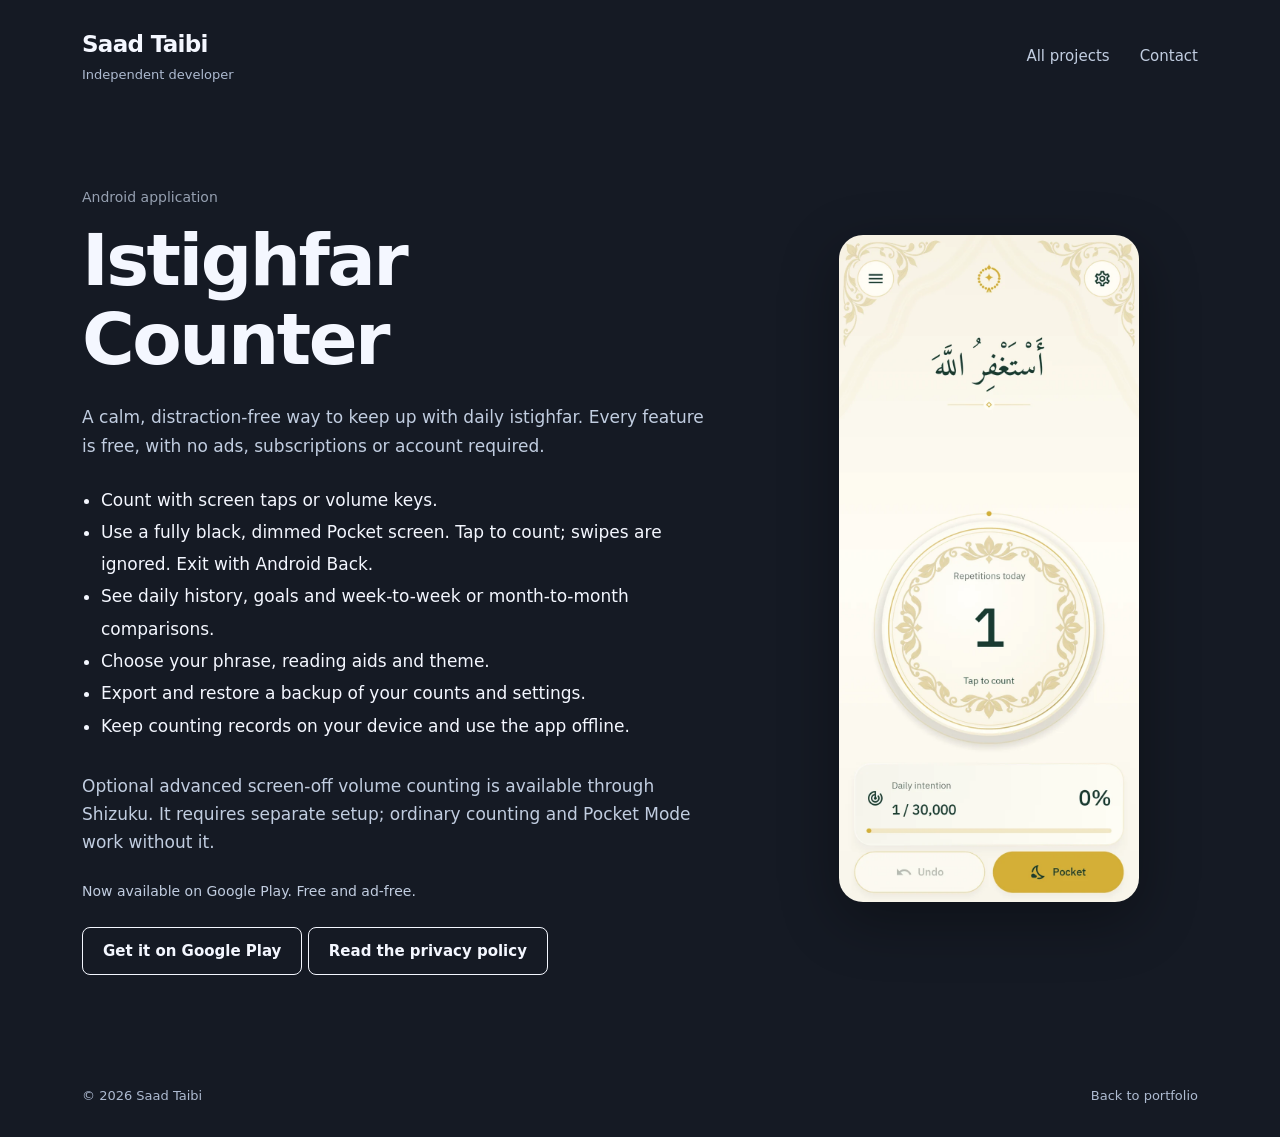
<file: istighfar.html>
<!doctype html><html lang="en"><head><meta charset="utf-8"><meta name="viewport" content="width=device-width, initial-scale=1"><title>Istighfar Counter — Saad Taibi</title><meta name="description" content="A free, ad-free Android counter for daily istighfar, with offline history, Pocket Mode and backup. By Saad Taibi."><meta name="theme-color" content="#151a24"><link rel="canonical" href="https://saadhat.github.io/istighfar.html"><link rel="stylesheet" href="styles.css"></head><body><a class="skip" href="#app">Skip to app details</a><header class="site-header wrap"><a class="wordmark" href="./">Saad Taibi<span>Independent developer</span></a><nav aria-label="Main navigation"><a href="./#work">All projects</a><a href="./#contact">Contact</a></nav></header><main id="app" class="wrap app-page"><div><p class="kind">Android application</p><h1>Istighfar Counter</h1><p>A calm, distraction-free way to keep up with daily istighfar. Every feature is free, with no ads, subscriptions or account required.</p><ul class="features"><li>Count with screen taps or volume keys.</li><li>Use a fully black, dimmed Pocket screen. Tap to count; swipes are ignored. Exit with Android Back.</li><li>See daily history, goals and week-to-week or month-to-month comparisons.</li><li>Choose your phrase, reading aids and theme.</li><li>Export and restore a backup of your counts and settings.</li><li>Keep counting records on your device and use the app offline.</li></ul><p>Optional advanced screen-off volume counting is available through Shizuku. It requires separate setup; ordinary counting and Pocket Mode work without it.</p><p class="release-note">Now available on Google Play. Free and ad-free.</p><a class="button" href="https://play.google.com/store/apps/details?id=com.istighfar.counter" target="_blank" rel="noopener noreferrer">Get it on Google Play</a> <a class="button" href="https://saadhat.github.io/istighfar-privacy/">Read the privacy policy</a></div><img class="phone" src="projects/istighfar-counter/assets/preview.webp" width="810" height="1800" alt="Istighfar Counter in the Ivory and Gold theme, showing the counter, daily intention and Pocket Mode."></main><footer class="wrap"><span>© 2026 Saad Taibi</span><a href="./">Back to portfolio</a></footer></body></html>
</file>
<file: styles.css>
*{box-sizing:border-box}html{scroll-behavior:smooth;scroll-padding-top:28px}body{margin:0;background:#151a24;color:#f4f7ff;font:17px/1.65 "Segoe UI",system-ui,sans-serif}a{color:inherit;text-underline-offset:5px}button{font:inherit;cursor:pointer}img{display:block;max-width:100%;height:auto}h1,h2,h3,p{margin:0}h1,h2,h3{line-height:1.1;letter-spacing:-.035em}h2{font-size:clamp(27px,3.3vw,42px);font-weight:600}h3{font-size:clamp(30px,3.2vw,44px);font-weight:600}p{max-width:64ch}.wrap{max-width:1180px;margin-inline:auto;padding-inline:32px}.site-header{display:flex;align-items:center;justify-content:space-between;min-height:112px;gap:24px}.wordmark{text-decoration:none;font-weight:650;font-size:23px;letter-spacing:-.03em}.wordmark span{display:block;color:#aebbd1;font-size:13px;font-weight:400;letter-spacing:0}nav{display:flex;gap:30px}nav a{text-decoration:none;font-size:15px;color:#c1cde0}a:hover{color:#f3cb77}a:focus-visible,button:focus-visible{outline:3px solid #f3cb77;outline-offset:6px}.intro{padding:70px 0 80px;position:relative}.location{color:#b6c6e1;font-size:15px;margin-bottom:26px}.intro h1{font-size:clamp(48px,7.4vw,90px);font-weight:600;max-width:12ch}.intro-note{max-width:34ch;position:absolute;left:58%;top:190px;font-size:21px;color:#c1cde0}.text-link{display:inline-block;margin-top:28px;color:#f3cb77}.section-heading{display:flex;align-items:baseline;justify-content:space-between;gap:24px;margin-bottom:28px}.section-heading h2{font-size:24px;letter-spacing:-.02em}.section-heading p{color:#aebbd1;font-size:15px}.project{overflow:hidden;border-radius:20px}.project-copy{padding:38px}.project-copy p:not(.kind){margin-top:20px;font-size:16px;color:inherit;opacity:.88}.kind{font-size:14px;margin-bottom:12px;opacity:.75}.features{padding-left:19px;margin:24px 0 30px;font-size:14px;line-height:1.9}.button{display:inline-flex;align-items:center;justify-content:center;min-height:48px;padding:10px 20px;border:1px solid currentColor;border-radius:8px;text-decoration:none;font-weight:600;font-size:15px}.button:hover{background:#ffffff12;color:inherit}.button.light{background:#edf9f4;color:#0a4a3c;border-color:#edf9f4}.confirmal{display:grid;grid-template-columns:43% 57%;background:#0c4b3e;color:#f0f9f4;align-items:center}.confirmal-preview{padding:30px 30px 30px 0}.confirmal-preview img{border-radius:10px;border:1px solid #84b3a6}.project-pair{display:grid;grid-template-columns:1fr 1fr;gap:28px;margin-top:28px}.istighfar{background:#f5f0dd;color:#193b32}.app-preview{height:340px;overflow:hidden;background:#e9e2c9;display:flex;justify-content:center;padding-top:28px}.app-preview img{width:220px;max-width:65%;height:auto;object-fit:cover;object-position:top;align-self:flex-start;border-radius:20px;border:4px solid #193b32;box-shadow:0 14px 25px #193b3230}.goalden{background:#27212a;color:#f9e5c1}.game-preview{padding:0;width:100%;border:0;background:#211b20;color:#f9e5c1;display:block;text-align:left}.game-preview img{width:100%;height:298px;object-fit:cover;object-position:center}.game-preview span{display:block;padding:10px 24px;font-size:13px;text-decoration:underline;text-underline-offset:4px}.about{padding:100px 0;display:grid;grid-template-columns:1fr 1fr;gap:64px}.about p{color:#b9c6dc;font-size:17px}.about p+p{margin-top:18px}.contact{border-top:1px solid #354159;border-bottom:1px solid #354159;padding:46px 0;display:flex;justify-content:space-between;gap:30px}.contact h2{font-size:30px}.contact p{margin-top:14px;color:#b9c6dc}.contact-links{display:flex;flex-direction:column;gap:10px;font-size:16px}footer{display:flex;justify-content:space-between;padding-block:30px;font-size:13px;color:#aebbd1}footer a{text-decoration:none}.skip{position:fixed;left:20px;top:-80px;background:#f3cb77;color:#151a24;padding:12px 20px;z-index:10}.skip:focus{top:12px}.sr-only{position:absolute;width:1px;height:1px;overflow:hidden;clip:rect(0,0,0,0);white-space:nowrap}dialog{background:#151a24;color:#f4f7ff;border:1px solid #56647d;border-radius:14px;max-width:min(94vw,1000px);width:1000px;padding:20px;max-height:95dvh}dialog::backdrop{background:#000c}.gallery-toolbar,.gallery-controls{display:flex;align-items:center;justify-content:space-between;gap:12px}.gallery-toolbar h2{font-size:20px;letter-spacing:0}.gallery-toolbar{margin-bottom:14px}.gallery-controls{margin-top:14px}.gallery-controls p{font-size:13px;text-align:center}dialog button{border:1px solid #71809a;background:#263247;color:white;border-radius:6px;min-height:44px;padding:8px 12px}#gallery-image{max-height:65dvh;width:100%;object-fit:contain}.app-page{padding-block:50px 80px;display:grid;grid-template-columns:1.2fr .8fr;gap:70px;align-items:start}.app-page h1{font-size:clamp(45px,6vw,72px)}.app-page p{margin-top:24px;color:#c1cde0}.app-page .features{font-size:17px}.app-page .phone{max-width:300px;margin:auto;border-radius:24px;box-shadow:0 18px 60px #0005}.app-page .button{margin-top:24px}.release-note{font-size:14px} @media(min-width:1500px){.intro{padding-top:95px}}@media(max-width:800px){.wrap{padding-inline:24px}.intro{padding-top:40px;padding-bottom:64px}.intro-note{position:static;font-size:19px;margin-top:28px;max-width:45ch}.intro h1{font-size:64px}.confirmal{grid-template-columns:1fr}.confirmal-preview{padding:0 28px 28px}.project-copy{padding:30px}.project-pair{gap:20px}.app-preview{height:300px}.game-preview img{height:258px}.about{gap:32px;padding-block:70px}.section-heading{align-items:start;flex-direction:column;gap:8px}.app-page{gap:35px}}@media(max-width:560px){body{font-size:16px}.wrap{padding-inline:20px}.site-header{min-height:100px;gap:18px}.wordmark{font-size:20px}.wordmark span{font-size:11px}nav{gap:16px}nav a{font-size:13px}.intro h1{font-size:clamp(43px,13vw,56px)}.location{font-size:13px;max-width:30ch}.intro-note{font-size:18px}.project-pair,.about,.app-page{grid-template-columns:1fr}.project-copy{padding:28px}.project h3{font-size:34px}.project-pair{gap:24px;margin-top:24px}.app-preview{height:350px}.app-preview img{width:230px}.game-preview img{height:auto;aspect-ratio:1.9}.about{gap:24px;padding-block:60px}.contact{flex-direction:column;padding-block:34px}.contact-links{font-size:15px}footer{gap:12px}.app-page{padding-top:35px}.app-page .phone{max-width:280px}.gallery-toolbar h2{font-size:16px}.gallery-controls{gap:8px}.gallery-controls p{font-size:11px}.gallery-controls button{font-size:13px;padding:8px}dialog{padding:14px}}@media(prefers-reduced-motion:reduce){html{scroll-behavior:auto}}
</file>
